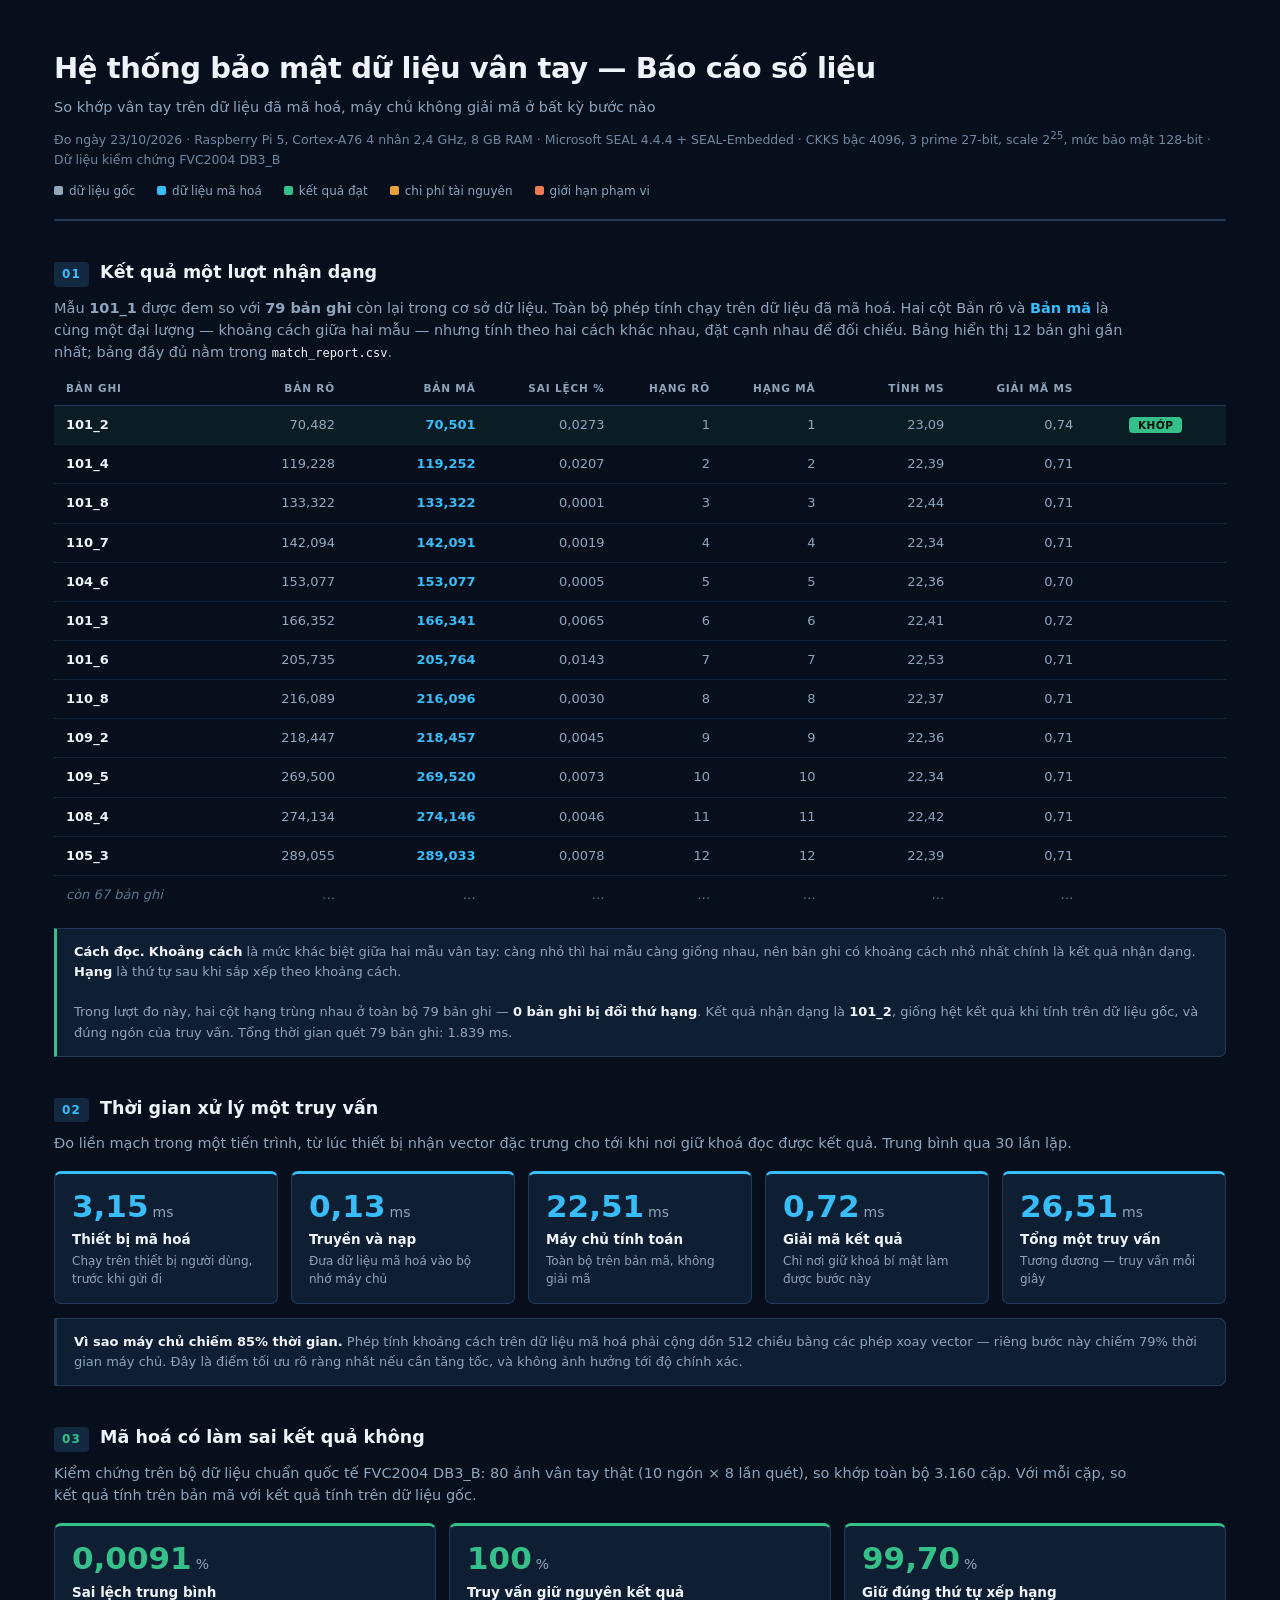
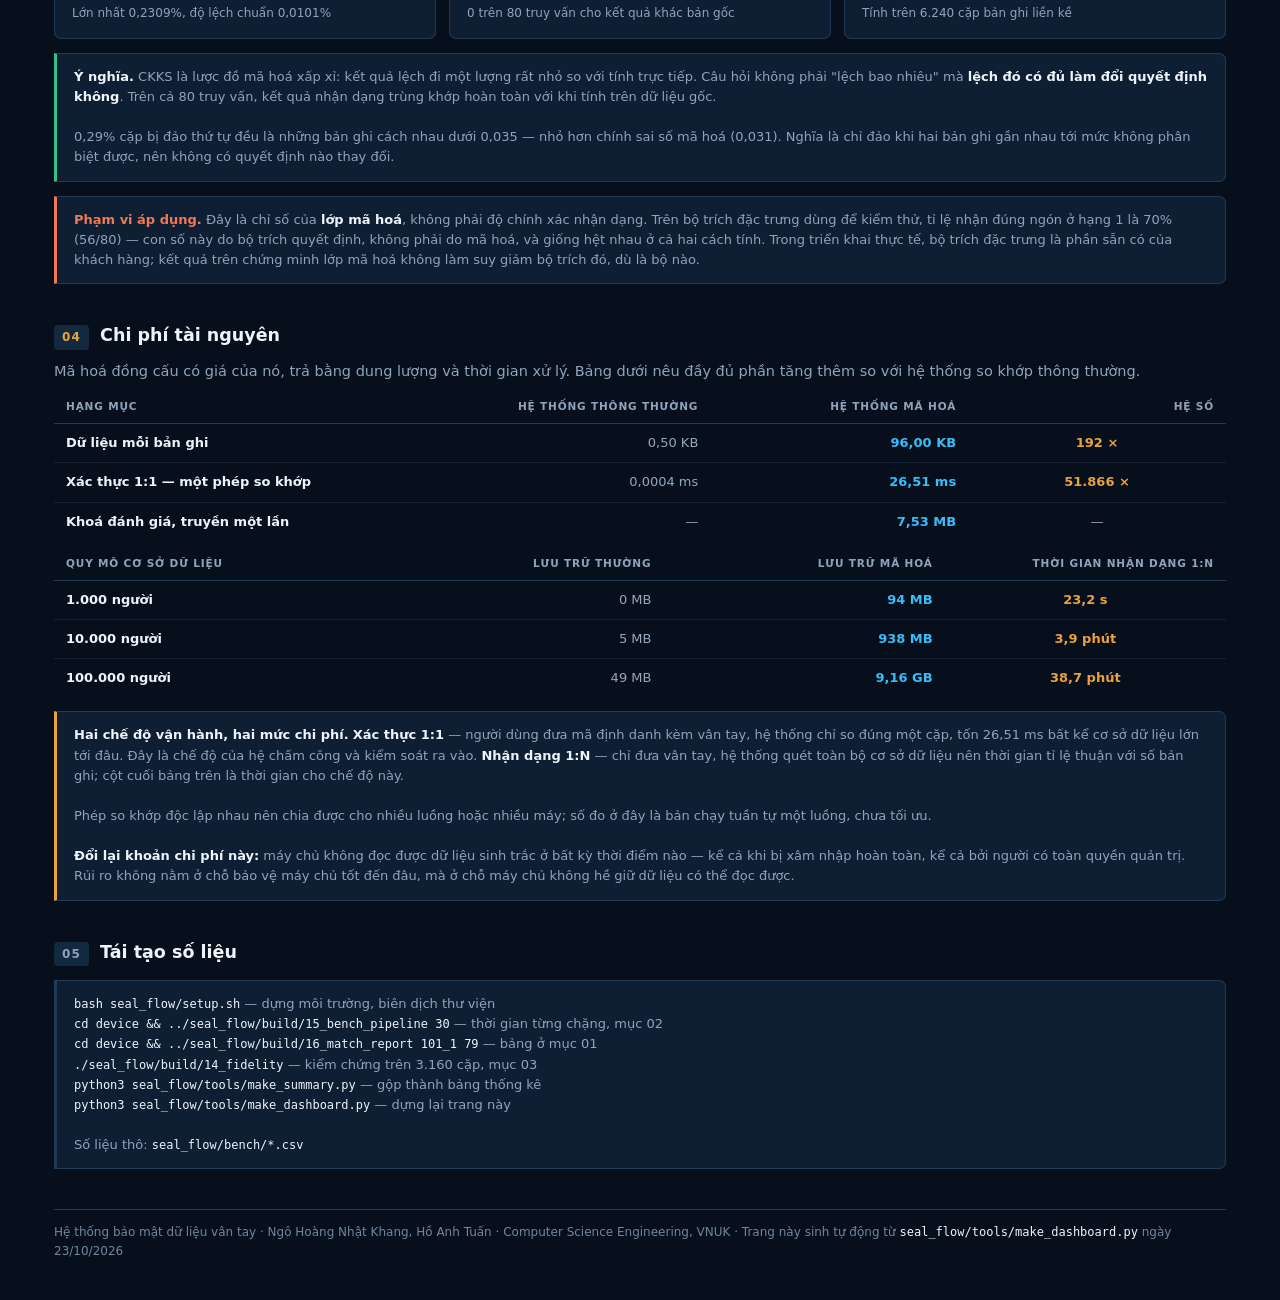
<file: bench/dashboard.html>
<!doctype html>
<meta charset="utf-8">
<title>Báo cáo số liệu — Hệ thống bảo mật dữ liệu vân tay</title>
<style>
  :root {
    --bg:#070f1c; --panel:#0f1f33; --panel2:#132940; --line:#223a56;
    --fg:#eef4fa; --mut:#8ea4bb; --dim:#5d7891;
    --ref:#93a7bd;   /* dữ liệu gốc, mốc tham chiếu */
    --enc:#38bdf8;   /* dữ liệu mã hoá, phần hệ thống này làm */
    --ok:#35c08a;    /* kết quả đã kiểm chứng đạt */
    --cost:#e8a33d;  /* chi phí phải trả */
    --warn:#f07855;  /* giới hạn phạm vi */
  }
  * { box-sizing:border-box; }
  body { margin:0; padding:46px 54px 40px; background:var(--bg); color:var(--fg);
         font-family:"DejaVu Sans",system-ui,sans-serif; font-size:14.5px; line-height:1.55;
         -webkit-font-smoothing:antialiased; }

  header { border-bottom:2px solid var(--line); padding-bottom:18px; }
  h1 { font-size:29px; margin:0 0 5px; letter-spacing:-.4px; font-weight:700; }
  .sub { color:var(--mut); font-size:14.5px; }
  .meta { color:#6f879f; font-size:12.5px; margin-top:9px; }

  section { margin-top:38px; }
  h2 { font-size:17.5px; margin:0 0 3px; font-weight:700; color:var(--fg);
        display:flex; align-items:baseline; gap:11px; }
  h2 .n { font-size:12px; font-weight:700; letter-spacing:.1em; padding:3px 8px;
           border-radius:4px; background:var(--panel2); color:var(--mut); }
  .s-enc h2 .n { color:var(--enc); }
  .s-ok  h2 .n { color:var(--ok); }
  .s-cost h2 .n { color:var(--cost); }
  .lead { color:var(--mut); margin:10px 0 16px; max-width:1090px; }

  .cards { display:flex; gap:13px; margin:16px 0 4px; }
  .card { flex:1; background:var(--panel); border:1px solid var(--line);
           border-top:3px solid var(--line); border-radius:7px; padding:15px 17px; }
  .card.t-enc  { border-top-color:var(--enc); }
  .card.t-ok   { border-top-color:var(--ok); }
  .card.t-cost { border-top-color:var(--cost); }
  .val { font-size:31px; font-weight:700; line-height:1.15; font-variant-numeric:tabular-nums; }
  .t-enc .val  { color:var(--enc); }
  .t-ok .val   { color:var(--ok); }
  .t-cost .val { color:var(--cost); }
  .unit { font-size:14px; font-weight:400; color:var(--mut); margin-left:4px; }
  .lab { font-size:13.5px; font-weight:600; margin-top:5px; }
  .note { font-size:12px; color:var(--mut); margin-top:3px; line-height:1.45; }

  table { width:100%; border-collapse:collapse; margin-top:14px; font-size:13px;
           table-layout:fixed; }
  th { text-align:right; color:var(--mut); font-size:10.5px; letter-spacing:.08em;
        text-transform:uppercase; font-weight:700; padding:0 12px 9px;
        border-bottom:1px solid var(--line); white-space:nowrap; }
  th:first-child { text-align:left; }
  td { padding:9px 12px; text-align:right; color:var(--mut);
        border-bottom:1px solid rgba(34,58,86,.45); font-variant-numeric:tabular-nums;
        white-space:nowrap; overflow:hidden; text-overflow:ellipsis; }
  td:first-child { text-align:left; color:var(--fg); font-weight:600; }
  td:last-child { text-align:center; }
  tr.hit td { background:rgba(53,192,138,.08); }
  tr.rest td { color:#5a7489; font-style:italic; font-weight:400; }
  tr:last-child td { border-bottom:none; }
  .ref  { color:var(--ref); }
  .enc  { color:var(--enc); font-weight:600; }
  .cost { color:var(--cost); font-weight:600; }
  .tag { background:var(--ok); color:#06130d; font-size:10.5px; font-weight:700;
          padding:2px 9px; border-radius:4px; letter-spacing:.04em; }

  .exp { background:var(--panel); border:1px solid var(--line); border-left:3px solid var(--line);
          border-radius:0 7px 7px 0; padding:13px 17px; margin-top:14px;
          font-size:13px; color:var(--mut); }
  .exp b { color:var(--fg); font-weight:600; }
  .exp.e-ok   { border-left-color:var(--ok); }
  .exp.e-cost { border-left-color:var(--cost); }
  .exp.e-warn { border-left-color:var(--warn); }
  .exp.e-warn b:first-child { color:var(--warn); }
  .legend { display:flex; gap:22px; margin-top:13px; font-size:12px; color:var(--mut); }
  .legend i { display:inline-block; width:9px; height:9px; border-radius:2px;
               margin-right:6px; vertical-align:baseline; }
  code { font-family:"DejaVu Sans Mono",monospace; font-size:12px; color:var(--fg); }
  footer { margin-top:40px; padding-top:13px; border-top:1px solid var(--line);
            color:#6f879f; font-size:12px; }
</style>

<header>
  <h1>Hệ thống bảo mật dữ liệu vân tay — Báo cáo số liệu</h1>
  <div class="sub">So khớp vân tay trên dữ liệu đã mã hoá, máy chủ không giải mã ở bất kỳ bước nào</div>
  <div class="meta">
    Đo ngày 23/10/2026 · Raspberry Pi 5, Cortex-A76 4 nhân 2,4 GHz, 8 GB RAM ·
    Microsoft SEAL 4.4.4 + SEAL-Embedded · CKKS bậc 4096, 3 prime 27-bit,
    scale 2<sup>25</sup>, mức bảo mật 128-bit · Dữ liệu kiểm chứng FVC2004 DB3_B
  </div>
  <div class="legend">
    <span><i style="background:var(--ref)"></i>dữ liệu gốc</span>
    <span><i style="background:var(--enc)"></i>dữ liệu mã hoá</span>
    <span><i style="background:var(--ok)"></i>kết quả đạt</span>
    <span><i style="background:var(--cost)"></i>chi phí tài nguyên</span>
    <span><i style="background:var(--warn)"></i>giới hạn phạm vi</span>
  </div>
</header>

<section class="s-enc">
  <h2><span class="n">01</span> Kết quả một lượt nhận dạng</h2>
  <p class="lead">Mẫu <b>101_1</b> được đem so với <b>79 bản ghi</b> còn lại trong
  cơ sở dữ liệu. Toàn bộ phép tính chạy trên dữ liệu đã mã hoá. Hai cột
  <span class="ref">Bản rõ</span> và <span class="enc">Bản mã</span> là cùng một đại lượng —
  khoảng cách giữa hai mẫu — nhưng tính theo hai cách khác nhau, đặt cạnh nhau để đối chiếu.
  Bảng hiển thị 12 bản ghi gần nhất; bảng đầy đủ nằm trong <code>match_report.csv</code>.</p>

  <table>
    <colgroup>
      <col style="width:13%"><col style="width:12%"><col style="width:12%"><col style="width:11%">
      <col style="width:9%"><col style="width:9%"><col style="width:11%"><col style="width:11%">
      <col style="width:12%">
    </colgroup>
    <tr>
      <th>Bản ghi</th><th>Bản rõ</th><th>Bản mã</th><th>Sai lệch %</th>
      <th>Hạng rõ</th><th>Hạng mã</th><th>Tính ms</th><th>Giải mã ms</th><th></th>
    </tr>
    <tr class="hit"><td>101_2</td><td><span class="ref">70,482</span></td><td><span class="enc">70,501</span></td><td>0,0273</td><td>1</td><td>1</td><td>23,09</td><td>0,74</td><td><span class="tag">KHỚP</span></td></tr><tr class=""><td>101_4</td><td><span class="ref">119,228</span></td><td><span class="enc">119,252</span></td><td>0,0207</td><td>2</td><td>2</td><td>22,39</td><td>0,71</td><td></td></tr><tr class=""><td>101_8</td><td><span class="ref">133,322</span></td><td><span class="enc">133,322</span></td><td>0,0001</td><td>3</td><td>3</td><td>22,44</td><td>0,71</td><td></td></tr><tr class=""><td>110_7</td><td><span class="ref">142,094</span></td><td><span class="enc">142,091</span></td><td>0,0019</td><td>4</td><td>4</td><td>22,34</td><td>0,71</td><td></td></tr><tr class=""><td>104_6</td><td><span class="ref">153,077</span></td><td><span class="enc">153,077</span></td><td>0,0005</td><td>5</td><td>5</td><td>22,36</td><td>0,70</td><td></td></tr><tr class=""><td>101_3</td><td><span class="ref">166,352</span></td><td><span class="enc">166,341</span></td><td>0,0065</td><td>6</td><td>6</td><td>22,41</td><td>0,72</td><td></td></tr><tr class=""><td>101_6</td><td><span class="ref">205,735</span></td><td><span class="enc">205,764</span></td><td>0,0143</td><td>7</td><td>7</td><td>22,53</td><td>0,71</td><td></td></tr><tr class=""><td>110_8</td><td><span class="ref">216,089</span></td><td><span class="enc">216,096</span></td><td>0,0030</td><td>8</td><td>8</td><td>22,37</td><td>0,71</td><td></td></tr><tr class=""><td>109_2</td><td><span class="ref">218,447</span></td><td><span class="enc">218,457</span></td><td>0,0045</td><td>9</td><td>9</td><td>22,36</td><td>0,71</td><td></td></tr><tr class=""><td>109_5</td><td><span class="ref">269,500</span></td><td><span class="enc">269,520</span></td><td>0,0073</td><td>10</td><td>10</td><td>22,34</td><td>0,71</td><td></td></tr><tr class=""><td>108_4</td><td><span class="ref">274,134</span></td><td><span class="enc">274,146</span></td><td>0,0046</td><td>11</td><td>11</td><td>22,42</td><td>0,71</td><td></td></tr><tr class=""><td>105_3</td><td><span class="ref">289,055</span></td><td><span class="enc">289,033</span></td><td>0,0078</td><td>12</td><td>12</td><td>22,39</td><td>0,71</td><td></td></tr><tr class="rest"><td>còn 67 bản ghi</td><td>…</td><td>…</td><td>…</td><td>…</td><td>…</td><td>…</td><td>…</td><td></td></tr>
  </table>

  <div class="exp e-ok">
    <b>Cách đọc.</b> <b>Khoảng cách</b> là mức khác biệt giữa hai mẫu vân tay: càng nhỏ thì
    hai mẫu càng giống nhau, nên bản ghi có khoảng cách nhỏ nhất chính là kết quả nhận dạng.
    <b>Hạng</b> là thứ tự sau khi sắp xếp theo khoảng cách.
    <br><br>
    Trong lượt đo này, hai cột hạng trùng nhau ở toàn bộ 79 bản ghi — <b>0 bản ghi
    bị đổi thứ hạng</b>. Kết quả nhận dạng là <b>101_2</b>, giống hệt kết quả khi tính trên
    dữ liệu gốc, và đúng ngón của truy vấn.
    Tổng thời gian quét 79 bản ghi: 1.839 ms.
  </div>
</section>

<section class="s-enc">
  <h2><span class="n">02</span> Thời gian xử lý một truy vấn</h2>
  <p class="lead">Đo liền mạch trong một tiến trình, từ lúc thiết bị nhận vector đặc trưng cho
  tới khi nơi giữ khoá đọc được kết quả. Trung bình qua 30 lần lặp.</p>

  <div class="cards">
    <div class="card t-enc">
      <div class="val">3,15<span class="unit">ms</span></div>
      <div class="lab">Thiết bị mã hoá</div>
      <div class="note">Chạy trên thiết bị người dùng, trước khi gửi đi</div>
    </div>
    <div class="card t-enc">
      <div class="val">0,13<span class="unit">ms</span></div>
      <div class="lab">Truyền và nạp</div>
      <div class="note">Đưa dữ liệu mã hoá vào bộ nhớ máy chủ</div>
    </div>
    <div class="card t-enc">
      <div class="val">22,51<span class="unit">ms</span></div>
      <div class="lab">Máy chủ tính toán</div>
      <div class="note">Toàn bộ trên bản mã, không giải mã</div>
    </div>
    <div class="card t-enc">
      <div class="val">0,72<span class="unit">ms</span></div>
      <div class="lab">Giải mã kết quả</div>
      <div class="note">Chỉ nơi giữ khoá bí mật làm được bước này</div>
    </div>
    <div class="card t-enc">
      <div class="val">26,51<span class="unit">ms</span></div>
      <div class="lab">Tổng một truy vấn</div>
      <div class="note">Tương đương — truy vấn mỗi giây</div>
    </div>
  </div>

  <div class="exp">
    <b>Vì sao máy chủ chiếm 85% thời gian.</b>
    Phép tính khoảng cách trên dữ liệu mã hoá phải cộng dồn 512 chiều bằng các phép xoay vector —
    riêng bước này chiếm 79% thời gian máy chủ. Đây là điểm tối ưu rõ ràng nhất nếu
    cần tăng tốc, và không ảnh hưởng tới độ chính xác.
  </div>
</section>

<section class="s-ok">
  <h2><span class="n">03</span> Mã hoá có làm sai kết quả không</h2>
  <p class="lead">Kiểm chứng trên bộ dữ liệu chuẩn quốc tế FVC2004 DB3_B: 80 ảnh vân tay thật
  (10 ngón × 8 lần quét), so khớp toàn bộ 3.160 cặp. Với mỗi cặp, so kết quả tính trên
  bản mã với kết quả tính trên dữ liệu gốc.</p>

  <div class="cards">
    <div class="card t-ok">
      <div class="val">0,0091<span class="unit">%</span></div>
      <div class="lab">Sai lệch trung bình</div>
      <div class="note">Lớn nhất 0,2309%, độ lệch chuẩn 0,0101%</div>
    </div>
    <div class="card t-ok">
      <div class="val">100<span class="unit">%</span></div>
      <div class="lab">Truy vấn giữ nguyên kết quả</div>
      <div class="note">0 trên 80 truy vấn cho kết quả khác bản gốc</div>
    </div>
    <div class="card t-ok">
      <div class="val">99,70<span class="unit">%</span></div>
      <div class="lab">Giữ đúng thứ tự xếp hạng</div>
      <div class="note">Tính trên 6.240 cặp bản ghi liền kề</div>
    </div>
  </div>

  <div class="exp e-ok">
    <b>Ý nghĩa.</b> CKKS là lược đồ mã hoá xấp xỉ: kết quả lệch đi một lượng rất nhỏ so với tính
    trực tiếp. Câu hỏi không phải "lệch bao nhiêu" mà <b>lệch đó có đủ làm đổi quyết định không</b>.
    Trên cả 80 truy vấn, kết quả nhận dạng trùng khớp hoàn toàn với khi tính trên dữ liệu gốc.
    <br><br>
    0,29% cặp bị đảo thứ tự đều là những bản ghi cách nhau dưới 0,035 — nhỏ hơn chính sai số mã hoá
    (0,031). Nghĩa là chỉ đảo khi hai bản ghi gần nhau tới mức không phân biệt được, nên không có
    quyết định nào thay đổi.
  </div>

  <div class="exp e-warn">
    <b>Phạm vi áp dụng.</b> Đây là chỉ số của <b>lớp mã hoá</b>, không phải độ chính xác nhận dạng.
    Trên bộ trích đặc trưng dùng để kiểm thử, tỉ lệ nhận đúng ngón ở hạng 1 là 70% (56/80) — con số
    này do bộ trích quyết định, không phải do mã hoá, và giống hệt nhau ở cả hai cách tính.
    Trong triển khai thực tế, bộ trích đặc trưng là phần sẵn có của khách hàng; kết quả trên chứng
    minh lớp mã hoá không làm suy giảm bộ trích đó, dù là bộ nào.
  </div>
</section>

<section class="s-cost">
  <h2><span class="n">04</span> Chi phí tài nguyên</h2>
  <p class="lead">Mã hoá đồng cấu có giá của nó, trả bằng dung lượng và thời gian xử lý. Bảng dưới
  nêu đầy đủ phần tăng thêm so với hệ thống so khớp thông thường.</p>

  <table>
    <colgroup><col style="width:34%"><col style="width:22%"><col style="width:22%"><col style="width:22%"></colgroup>
    <tr><th>Hạng mục</th><th>Hệ thống thông thường</th><th>Hệ thống mã hoá</th><th>Hệ số</th></tr>
    <tr class=""><td>Dữ liệu mỗi bản ghi</td><td><span class="ref">0,50 KB</span></td><td><span class="enc">96,00 KB</span></td><td><span class="cost">192 ×</span></td></tr>
    <tr class=""><td>Xác thực 1:1 — một phép so khớp</td><td><span class="ref">0,0004 ms</span></td><td><span class="enc">26,51 ms</span></td><td><span class="cost">51.866 ×</span></td></tr>
    <tr class=""><td>Khoá đánh giá, truyền một lần</td><td><span class="ref">—</span></td><td><span class="enc">7,53 MB</span></td><td>—</td></tr>
  </table>

  <table>
    <colgroup>
      <col style="width:28%"><col style="width:24%"><col style="width:24%"><col style="width:24%">
    </colgroup>
    <tr>
      <th>Quy mô cơ sở dữ liệu</th><th>Lưu trữ thường</th><th>Lưu trữ mã hoá</th>
      <th>Thời gian nhận dạng 1:N</th>
    </tr>
    <tr class=""><td>1.000 người</td><td><span class="ref">0 MB</span></td><td><span class="enc">94 MB</span></td><td><span class="cost">23,2 s</span></td></tr><tr class=""><td>10.000 người</td><td><span class="ref">5 MB</span></td><td><span class="enc">938 MB</span></td><td><span class="cost">3,9 phút</span></td></tr><tr class=""><td>100.000 người</td><td><span class="ref">49 MB</span></td><td><span class="enc">9,16 GB</span></td><td><span class="cost">38,7 phút</span></td></tr>
  </table>

  <div class="exp e-cost">
    <b>Hai chế độ vận hành, hai mức chi phí.</b>
    <b>Xác thực 1:1</b> — người dùng đưa mã định danh kèm vân tay, hệ thống chỉ so đúng một cặp,
    tốn 26,51 ms bất kể cơ sở dữ liệu lớn tới đâu. Đây là chế độ của hệ chấm công và kiểm soát
    ra vào. <b>Nhận dạng 1:N</b> — chỉ đưa vân tay, hệ thống quét toàn bộ cơ sở dữ liệu nên thời
    gian tỉ lệ thuận với số bản ghi; cột cuối bảng trên là thời gian cho chế độ này.
    <br><br>
    Phép so khớp độc lập nhau nên chia được cho nhiều luồng hoặc nhiều máy; số đo ở đây là bản chạy
    tuần tự một luồng, chưa tối ưu.
    <br><br>
    <b>Đổi lại khoản chi phí này:</b> máy chủ không đọc được dữ liệu sinh trắc ở bất kỳ thời điểm
    nào — kể cả khi bị xâm nhập hoàn toàn, kể cả bởi người có toàn quyền quản trị. Rủi ro không nằm
    ở chỗ bảo vệ máy chủ tốt đến đâu, mà ở chỗ máy chủ không hề giữ dữ liệu có thể đọc được.
  </div>
</section>

<section>
  <h2><span class="n">05</span> Tái tạo số liệu</h2>
  <div class="exp">
    <code>bash seal_flow/setup.sh</code> — dựng môi trường, biên dịch thư viện<br>
    <code>cd device &amp;&amp; ../seal_flow/build/15_bench_pipeline 30</code> — thời gian từng chặng, mục 02<br>
    <code>cd device &amp;&amp; ../seal_flow/build/16_match_report 101_1 79</code> — bảng ở mục 01<br>
    <code>./seal_flow/build/14_fidelity</code> — kiểm chứng trên 3.160 cặp, mục 03<br>
    <code>python3 seal_flow/tools/make_summary.py</code> — gộp thành bảng thống kê<br>
    <code>python3 seal_flow/tools/make_dashboard.py</code> — dựng lại trang này<br><br>
    Số liệu thô: <code>seal_flow/bench/*.csv</code>
  </div>
</section>

<footer>
  Hệ thống bảo mật dữ liệu vân tay · Ngô Hoàng Nhật Khang, Hồ Anh Tuấn ·
  Computer Science Engineering, VNUK · Trang này sinh tự động từ
  <code>seal_flow/tools/make_dashboard.py</code> ngày 23/10/2026
</footer>
</file>
